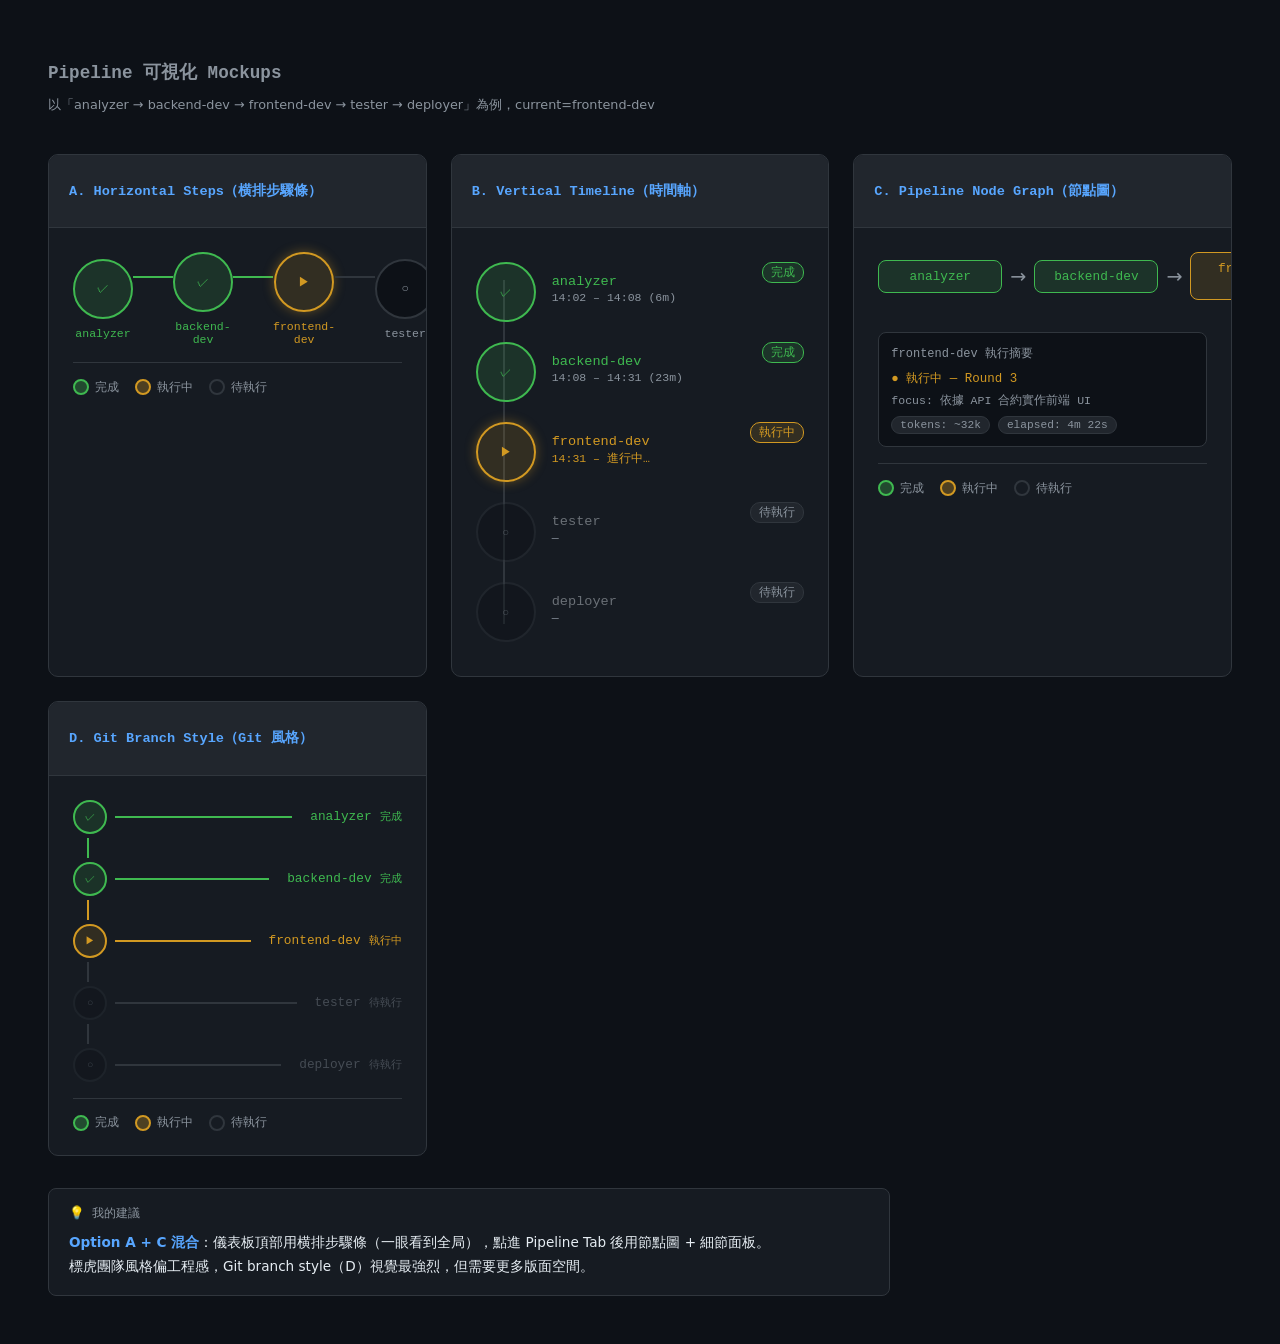
<file: static/pipeline-mockup.html>
<!DOCTYPE html>
<html lang="zh-TW">
<head>
<meta charset="UTF-8">
<meta name="viewport" content="width=device-width, initial-scale=1.0">
<title>Pipeline Mockup Options</title>
<style>
:root {
  --bg: #0d1117; --surface: #161b22; --surface2: #21262d;
  --border: #30363d; --text: #e6edf3; --text-dim: #8b949e;
  --accent: #58a6ff; --accent2: #3fb950; --warn: #d29922;
  --danger: #f85149; --mono: "Cascadia Code", "Fira Code", monospace;
}
body { background: var(--bg); color: var(--text); font-family: system-ui, sans-serif; padding: 40px; }
h1 { font-size: 1.1rem; color: var(--text-dim); font-family: var(--mono); margin-bottom: 8px; }
p { font-size: 0.8rem; color: var(--text-dim); margin-bottom: 40px; }
.grid { display: grid; grid-template-columns: repeat(auto-fill, minmax(360px, 1fr)); gap: 24px; }
.card { background: var(--surface); border: 1px solid var(--border); border-radius: 10px; overflow: hidden; }
.card-header { padding: 16px 20px; border-bottom: 1px solid var(--border); background: var(--surface2); }
.card-header h2 { font-size: 0.85rem; font-family: var(--mono); color: var(--accent); }
.card-body { padding: 24px; }

/* ── Option A: Horizontal Step ── */
.step-track { display: flex; align-items: center; gap: 0; }
.step-node { display: flex; flex-direction: column; align-items: center; gap: 8px; flex: 1; position: relative; }
.step-circle { width: 56px; height: 56px; border-radius: 50%; border: 2px solid var(--border); background: var(--bg); display: flex; align-items: center; justify-content: center; font-family: var(--mono); font-size: 0.75rem; color: var(--text-dim); transition: all .3s; }
.step-circle.done { border-color: var(--accent2); background: rgba(63,185,80,.15); color: var(--accent2); }
.step-circle.running { border-color: var(--warn); background: rgba(210,153,34,.15); color: var(--warn); box-shadow: 0 0 12px rgba(210,153,34,.4); animation: pulse 1.5s infinite; }
.step-label { font-size: 0.72rem; font-family: var(--mono); color: var(--text-dim); text-align: center; }
.step-label.done { color: var(--accent2); }
.step-connector { flex: 0 0 40px; height: 2px; background: var(--border); position: relative; top: -22px; }
.step-connector.done { background: var(--accent2); }
@keyframes pulse { 0%,100%{box-shadow:0 0 8px rgba(210,153,34,.4)} 50%{box-shadow:0 0 18px rgba(210,153,34,.7)} }

/* ── Option B: Vertical Timeline ── */
.timeline { display: flex; flex-direction: column; gap: 0; position: relative; }
.timeline::before { content:''; position: absolute; left: 27px; top: 28px; bottom: 28px; width: 2px; background: var(--border); }
.t-item { display: flex; align-items: flex-start; gap: 16px; padding: 10px 0; }
.t-dot { width: 56px; height: 56px; border-radius: 50%; border: 2px solid var(--border); background: var(--bg); display: flex; align-items: center; justify-content: center; font-family: var(--mono); font-size: 0.72rem; color: var(--text-dim); flex-shrink: 0; z-index: 1; position: relative; }
.t-dot.done { border-color: var(--accent2); background: rgba(63,185,80,.15); color: var(--accent2); }
.t-dot.running { border-color: var(--warn); background: rgba(210,153,34,.15); color: var(--warn); box-shadow: 0 0 12px rgba(210,153,34,.4); animation: pulse 1.5s infinite; }
.t-content { padding-top: 12px; flex: 1; }
.t-name { font-family: var(--mono); font-size: 0.85rem; color: var(--text); }
.t-name.done { color: var(--accent2); }
.t-time { font-size: 0.72rem; color: var(--text-dim); font-family: var(--mono); margin-top: 2px; }
.t-status { font-size: 0.72rem; padding: 2px 8px; border-radius: 10px; background: var(--surface2); border: 1px solid var(--border); color: var(--text-dim); margin-left: auto; }
.t-status.done { background: rgba(63,185,80,.15); border-color: var(--accent2); color: var(--accent2); }
.t-status.running { background: rgba(210,153,34,.15); border-color: var(--warn); color: var(--warn); }

/* ── Option C: Pipeline Graph ── */
.pipeline-wrap { position: relative; }
.pipe { display: flex; flex-direction: column; gap: 0; }
.pipe-row { display: flex; align-items: center; gap: 8px; margin-bottom: 8px; }
.node { padding: 8px 16px; border-radius: 8px; border: 1px solid var(--border); background: var(--surface2); font-family: var(--mono); font-size: 0.8rem; color: var(--text-dim); cursor: default; min-width: 90px; text-align: center; }
.node.done { border-color: var(--accent2); background: rgba(63,185,80,.15); color: var(--accent2); }
.node.running { border-color: var(--warn); background: rgba(210,153,34,.15); color: var(--warn); animation: pulse 1.5s infinite; }
.node.pending { opacity: 0.4; }
.arrow-right { color: var(--text-dim); font-size: 1.2rem; }

/* ── Option D: Git branch style ── */
.branch-wrap { display: flex; flex-direction: column; gap: 4px; }
.branch-row { display: flex; align-items: center; gap: 8px; }
.branch-line { width: 2px; height: 20px; background: var(--border); margin-left: 14px; }
.branch-node { width: 30px; height: 30px; border-radius: 50%; border: 2px solid var(--border); background: var(--bg); display: flex; align-items: center; justify-content: center; font-size: 0.65rem; font-family: var(--mono); color: var(--text-dim); }
.branch-node.done { border-color: var(--accent2); color: var(--accent2); background: rgba(63,185,80,.15); }
.branch-node.running { border-color: var(--warn); color: var(--warn); background: rgba(210,153,34,.15); animation: pulse 1.5s infinite; }
.branch-node.pending { opacity: 0.3; }
.branch-label { font-family: var(--mono); font-size: 0.8rem; color: var(--text-dim); margin-left: 10px; }
.branch-label.done { color: var(--accent2); }
.branch-connector { height: 2px; background: var(--border); flex: 1; }
.branch-connector.done { background: var(--accent2); }

/* ── Legend ── */
.legend { display: flex; gap: 16px; margin-top: 16px; padding-top: 16px; border-top: 1px solid var(--border); }
.legend-item { display: flex; align-items: center; gap: 6px; font-size: 0.72rem; color: var(--text-dim); font-family: var(--mono); }
.legend-dot { width: 12px; height: 12px; border-radius: 50%; border: 2px solid; }
.legend-dot.done { border-color: var(--accent2); background: rgba(63,185,80,.3); }
.legend-dot.running { border-color: var(--warn); background: rgba(210,153,34,.3); }
.legend-dot.pending { border-color: var(--border); background: transparent; }

</style>
</head>
<body>

<h1>Pipeline 可視化 Mockups</h1>
<p>以「analyzer → backend-dev → frontend-dev → tester → deployer」為例，current=frontend-dev</p>

<div class="grid">

<!-- Option A -->
<div class="card">
  <div class="card-header"><h2>A. Horizontal Steps（横排步驟條）</h2></div>
  <div class="card-body">
    <div class="step-track">
      <div class="step-node">
        <div class="step-circle done">✓</div>
        <div class="step-label done">analyzer</div>
      </div>
      <div class="step-connector done"></div>
      <div class="step-node">
        <div class="step-circle done">✓</div>
        <div class="step-label done">backend-dev</div>
      </div>
      <div class="step-connector done"></div>
      <div class="step-node">
        <div class="step-circle running">▶</div>
        <div class="step-label" style="color:var(--warn);">frontend-dev</div>
      </div>
      <div class="step-connector"></div>
      <div class="step-node">
        <div class="step-circle">○</div>
        <div class="step-label">tester</div>
      </div>
      <div class="step-connector"></div>
      <div class="step-node">
        <div class="step-circle">○</div>
        <div class="step-label">deployer</div>
      </div>
    </div>
    <div class="legend">
      <div class="legend-item"><div class="legend-dot done"></div>完成</div>
      <div class="legend-item"><div class="legend-dot running"></div>執行中</div>
      <div class="legend-item"><div class="legend-dot pending"></div>待執行</div>
    </div>
  </div>
</div>

<!-- Option B -->
<div class="card">
  <div class="card-header"><h2>B. Vertical Timeline（時間軸）</h2></div>
  <div class="card-body">
    <div class="timeline">
      <div class="t-item">
        <div class="t-dot done">✓</div>
        <div class="t-content">
          <div class="t-name done">analyzer</div>
          <div class="t-time">14:02 – 14:08 (6m)</div>
        </div>
        <div class="t-status done">完成</div>
      </div>
      <div class="t-item">
        <div class="t-dot done">✓</div>
        <div class="t-content">
          <div class="t-name done">backend-dev</div>
          <div class="t-time">14:08 – 14:31 (23m)</div>
        </div>
        <div class="t-status done">完成</div>
      </div>
      <div class="t-item">
        <div class="t-dot running">▶</div>
        <div class="t-content">
          <div class="t-name" style="color:var(--warn)">frontend-dev</div>
          <div class="t-time" style="color:var(--warn)">14:31 – 進行中…</div>
        </div>
        <div class="t-status running">執行中</div>
      </div>
      <div class="t-item">
        <div class="t-dot" style="opacity:.4">○</div>
        <div class="t-content">
          <div class="t-name" style="opacity:.4">tester</div>
          <div class="t-time">—</div>
        </div>
        <div class="t-status">待執行</div>
      </div>
      <div class="t-item">
        <div class="t-dot" style="opacity:.4">○</div>
        <div class="t-content">
          <div class="t-name" style="opacity:.4">deployer</div>
          <div class="t-time">—</div>
        </div>
        <div class="t-status">待執行</div>
      </div>
    </div>
  </div>
</div>

<!-- Option C -->
<div class="card">
  <div class="card-header"><h2>C. Pipeline Node Graph（節點圖）</h2></div>
  <div class="card-body">
    <div class="pipeline-wrap">
      <div class="pipe">
        <div class="pipe-row">
          <div class="node done">analyzer</div>
          <span class="arrow-right">→</span>
          <div class="node done">backend-dev</div>
          <span class="arrow-right">→</span>
          <div class="node running">frontend-dev</div>
          <span class="arrow-right">→</span>
          <div class="node pending">tester</div>
          <span class="arrow-right">→</span>
          <div class="node pending">deployer</div>
        </div>
      </div>
      <div style="margin-top:24px; padding:12px; background:var(--bg); border:1px solid var(--border); border-radius:8px;">
        <div style="font-size:0.75rem; font-family:var(--mono); color:var(--text-dim); margin-bottom:8px;">frontend-dev 執行摘要</div>
        <div style="font-size:0.78rem; font-family:var(--mono); color:var(--warn);">● 執行中 — Round 3</div>
        <div style="font-size:0.72rem; font-family:var(--mono); color:var(--text-dim); margin-top:6px;">focus: 依據 API 合約實作前端 UI</div>
        <div style="margin-top:8px; display:flex; gap:8px; flex-wrap:wrap;">
          <span style="font-size:0.7rem; padding:2px 8px; background:var(--surface2); border:1px solid var(--border); border-radius:10px; font-family:var(--mono); color:var(--text-dim);">tokens: ~32k</span>
          <span style="font-size:0.7rem; padding:2px 8px; background:var(--surface2); border:1px solid var(--border); border-radius:10px; font-family:var(--mono); color:var(--text-dim);">elapsed: 4m 22s</span>
        </div>
      </div>
    </div>
    <div class="legend">
      <div class="legend-item"><div class="legend-dot done"></div>完成</div>
      <div class="legend-item"><div class="legend-dot running"></div>執行中</div>
      <div class="legend-item"><div class="legend-dot pending"></div>待執行</div>
    </div>
  </div>
</div>

<!-- Option D -->
<div class="card">
  <div class="card-header"><h2>D. Git Branch Style（Git 風格）</h2></div>
  <div class="card-body">
    <div class="branch-wrap">
      <div class="branch-row">
        <div class="branch-node done">✓</div>
        <div class="branch-connector done"></div>
        <div class="branch-label done">analyzer</div>
        <span style="margin-left:auto; font-size:0.7rem; font-family:var(--mono); color:var(--accent2);">完成</span>
      </div>
      <div class="branch-line" style="background:var(--accent2);"></div>
      <div class="branch-row">
        <div class="branch-node done">✓</div>
        <div class="branch-connector done"></div>
        <div class="branch-label done">backend-dev</div>
        <span style="margin-left:auto; font-size:0.7rem; font-family:var(--mono); color:var(--accent2);">完成</span>
      </div>
      <div class="branch-line" style="background:var(--warn);"></div>
      <div class="branch-row">
        <div class="branch-node running">▶</div>
        <div class="branch-connector" style="background:var(--warn);"></div>
        <div class="branch-label" style="color:var(--warn)">frontend-dev</div>
        <span style="margin-left:auto; font-size:0.7rem; font-family:var(--mono); color:var(--warn);">執行中</span>
      </div>
      <div class="branch-line"></div>
      <div class="branch-row">
        <div class="branch-node pending">○</div>
        <div class="branch-connector"></div>
        <div class="branch-label" style="opacity:.4">tester</div>
        <span style="margin-left:auto; font-size:0.7rem; font-family:var(--mono); color:var(--text-dim); opacity:.4">待執行</span>
      </div>
      <div class="branch-line"></div>
      <div class="branch-row">
        <div class="branch-node pending">○</div>
        <div class="branch-connector"></div>
        <div class="branch-label" style="opacity:.4">deployer</div>
        <span style="margin-left:auto; font-size:0.7rem; font-family:var(--mono); color:var(--text-dim); opacity:.4">待執行</span>
      </div>
    </div>
    <div class="legend">
      <div class="legend-item"><div class="legend-dot done"></div>完成</div>
      <div class="legend-item"><div class="legend-dot running"></div>執行中</div>
      <div class="legend-item"><div class="legend-dot pending"></div>待執行</div>
    </div>
  </div>
</div>

</div>

<div style="margin-top:32px; padding:16px 20px; background:var(--surface); border:1px solid var(--border); border-radius:8px; max-width:800px;">
  <div style="font-size:0.78rem; font-family:var(--mono); color:var(--text-dim); margin-bottom:8px;">💡 我的建議</div>
  <div style="font-size:0.85rem; line-height:1.8;">
    <strong style="color:var(--accent)">Option A + C 混合</strong>：儀表板頂部用横排步驟條（一眼看到全局），點進 Pipeline Tab 後用節點圖 + 細節面板。<br>
    標虎團隊風格偏工程感，Git branch style（D）視覺最強烈，但需要更多版面空間。
  </div>
</div>

</body>
</html>
</file>
